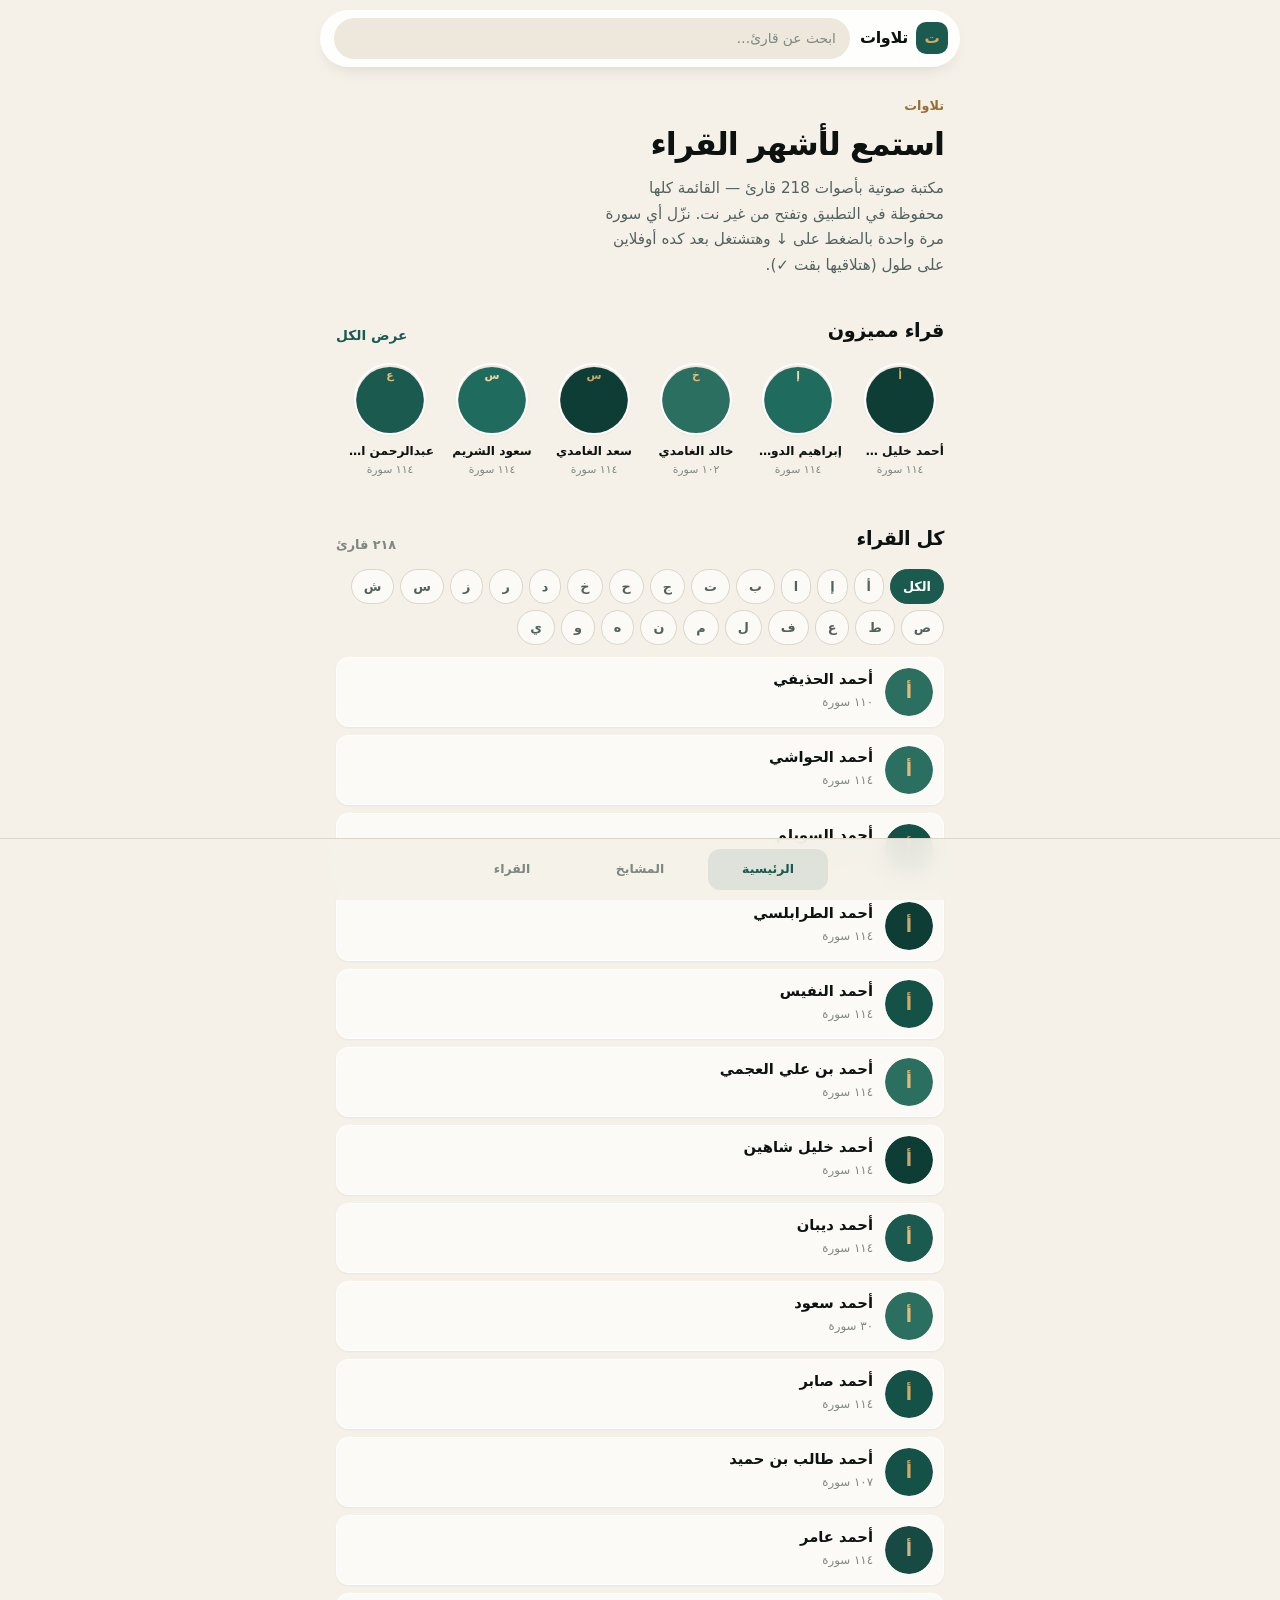
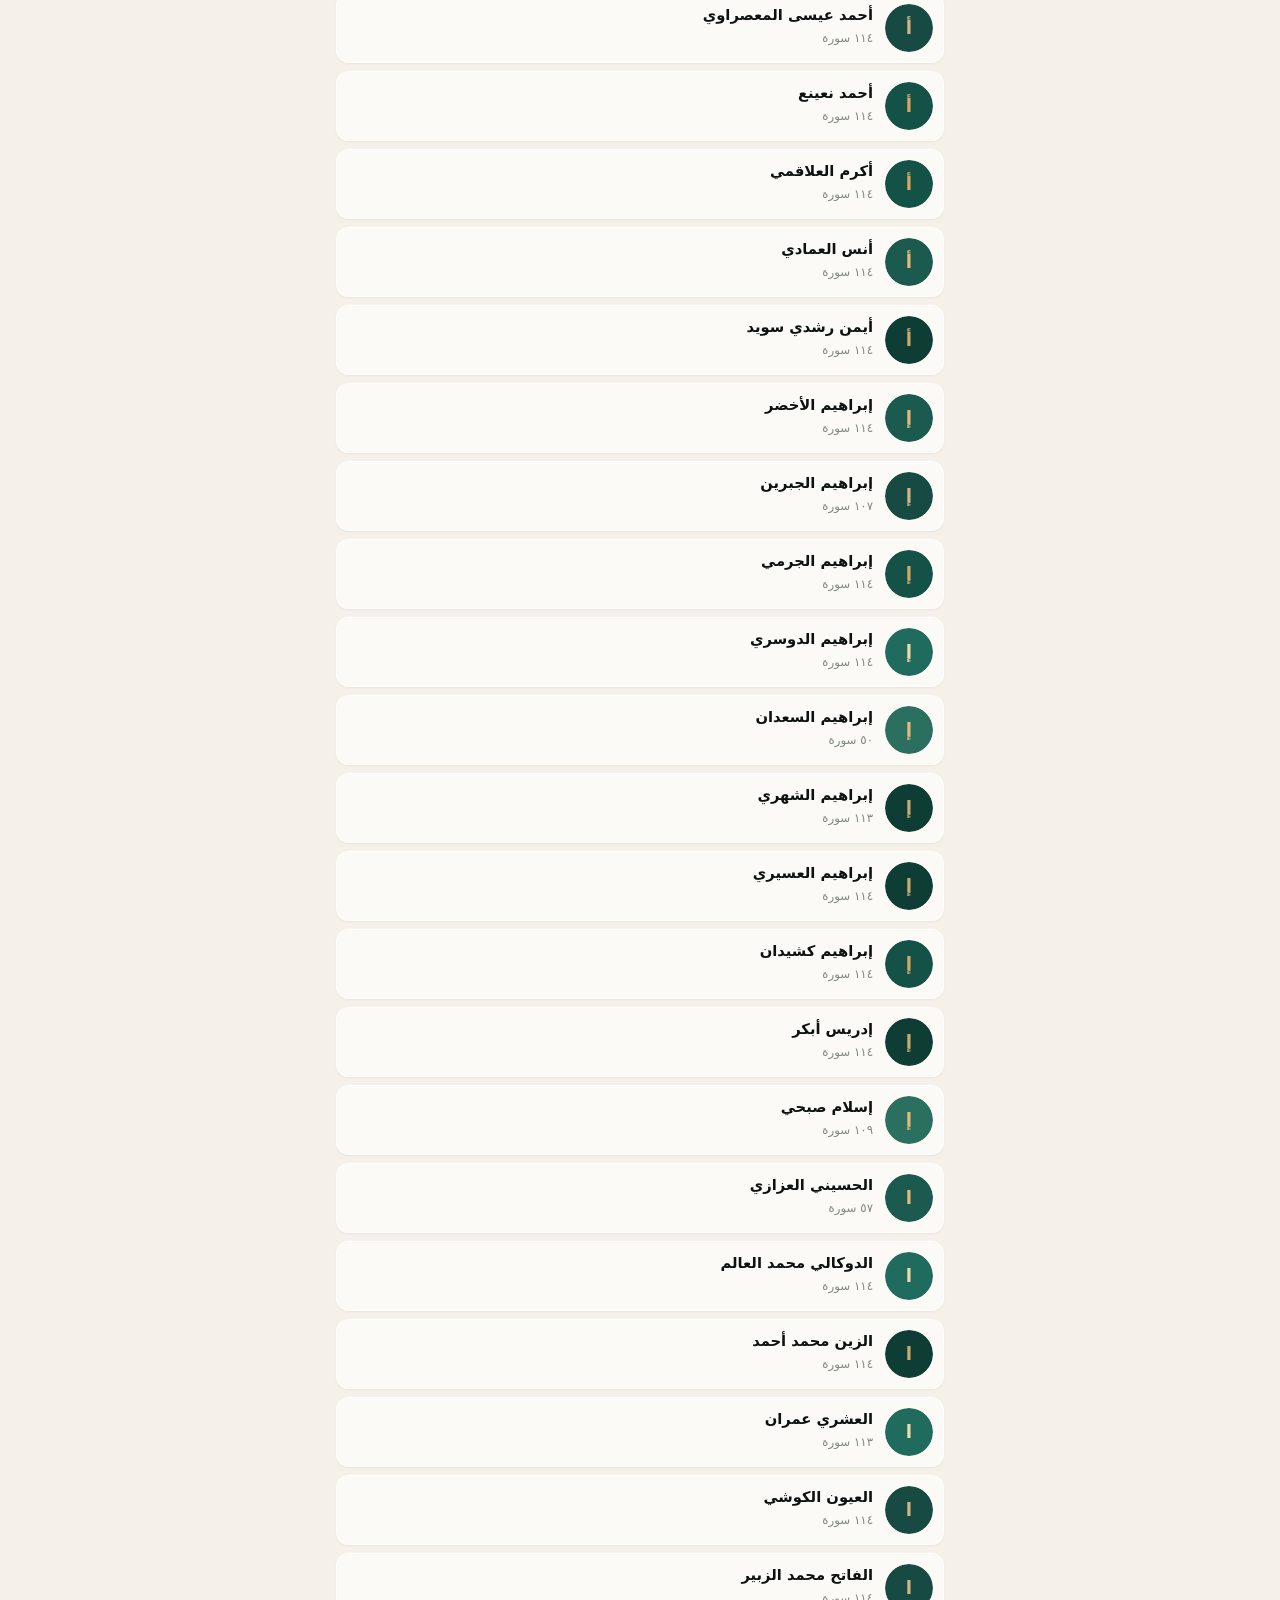
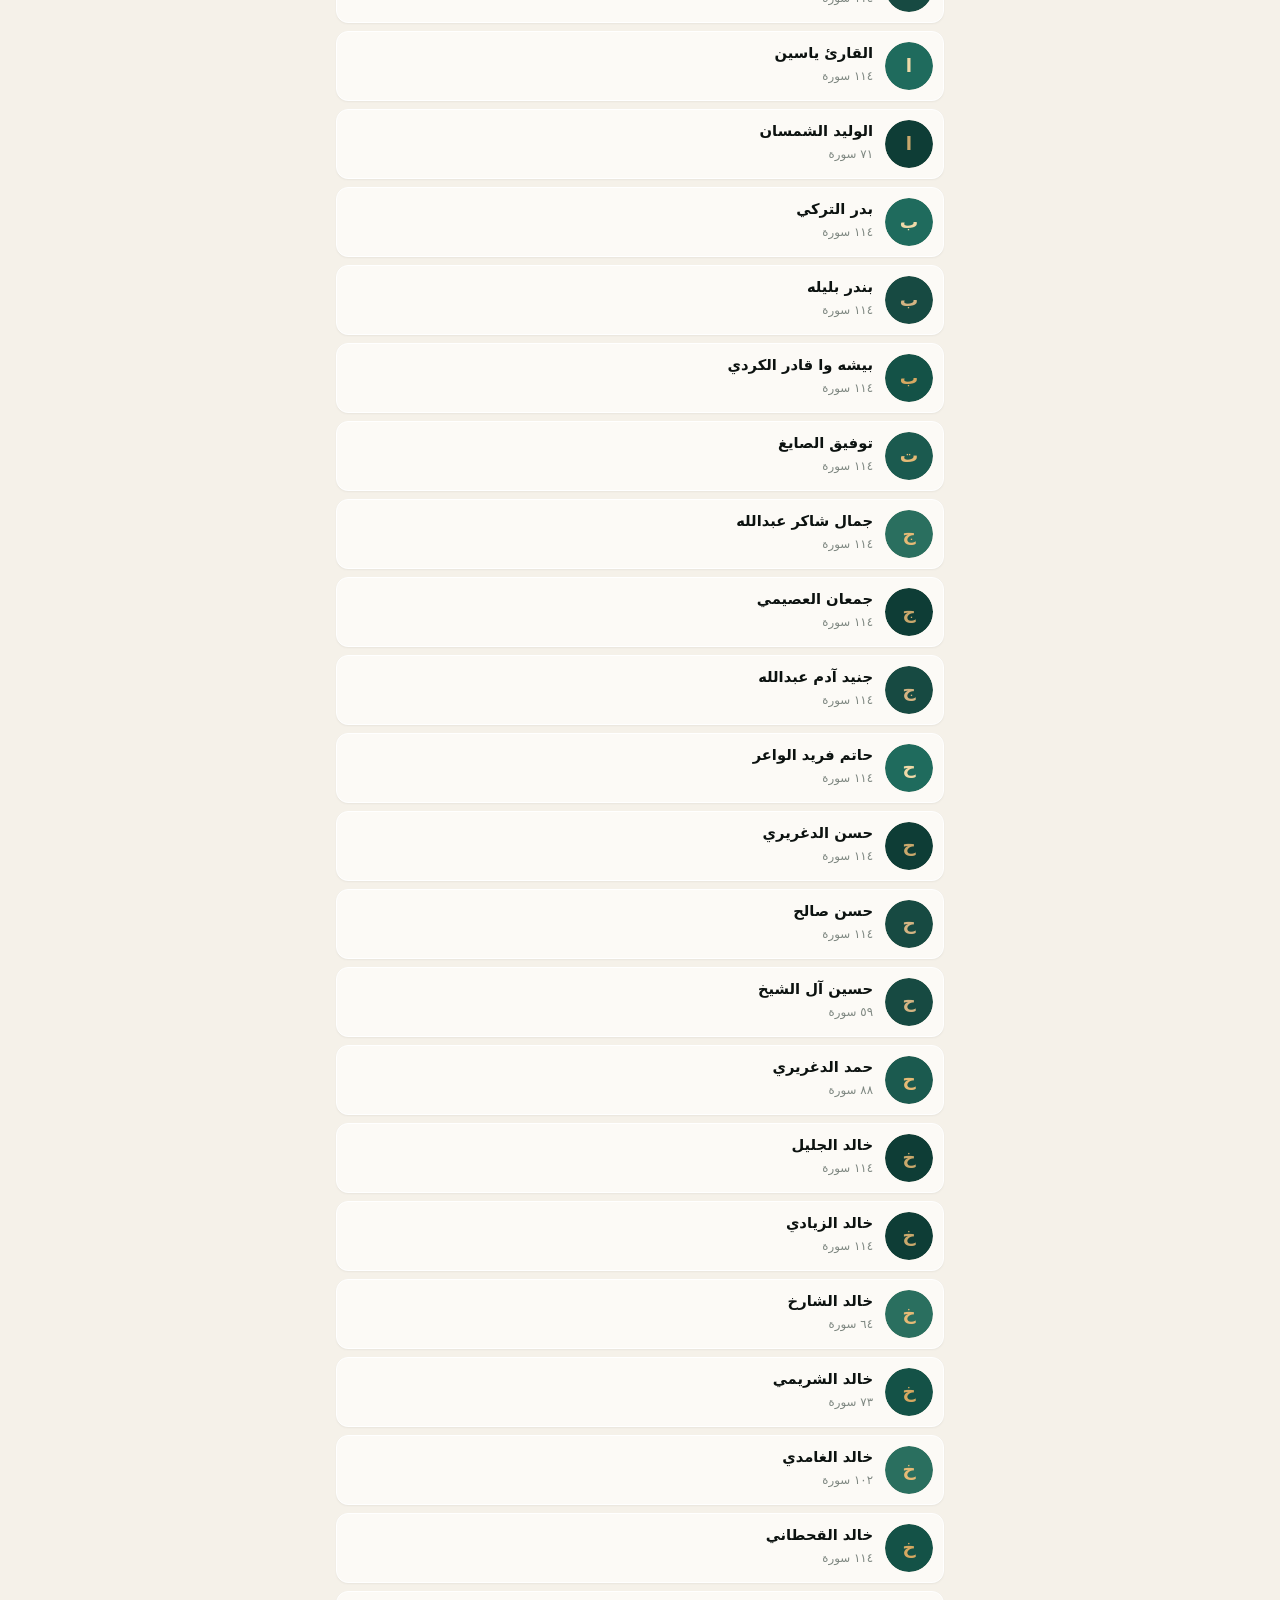
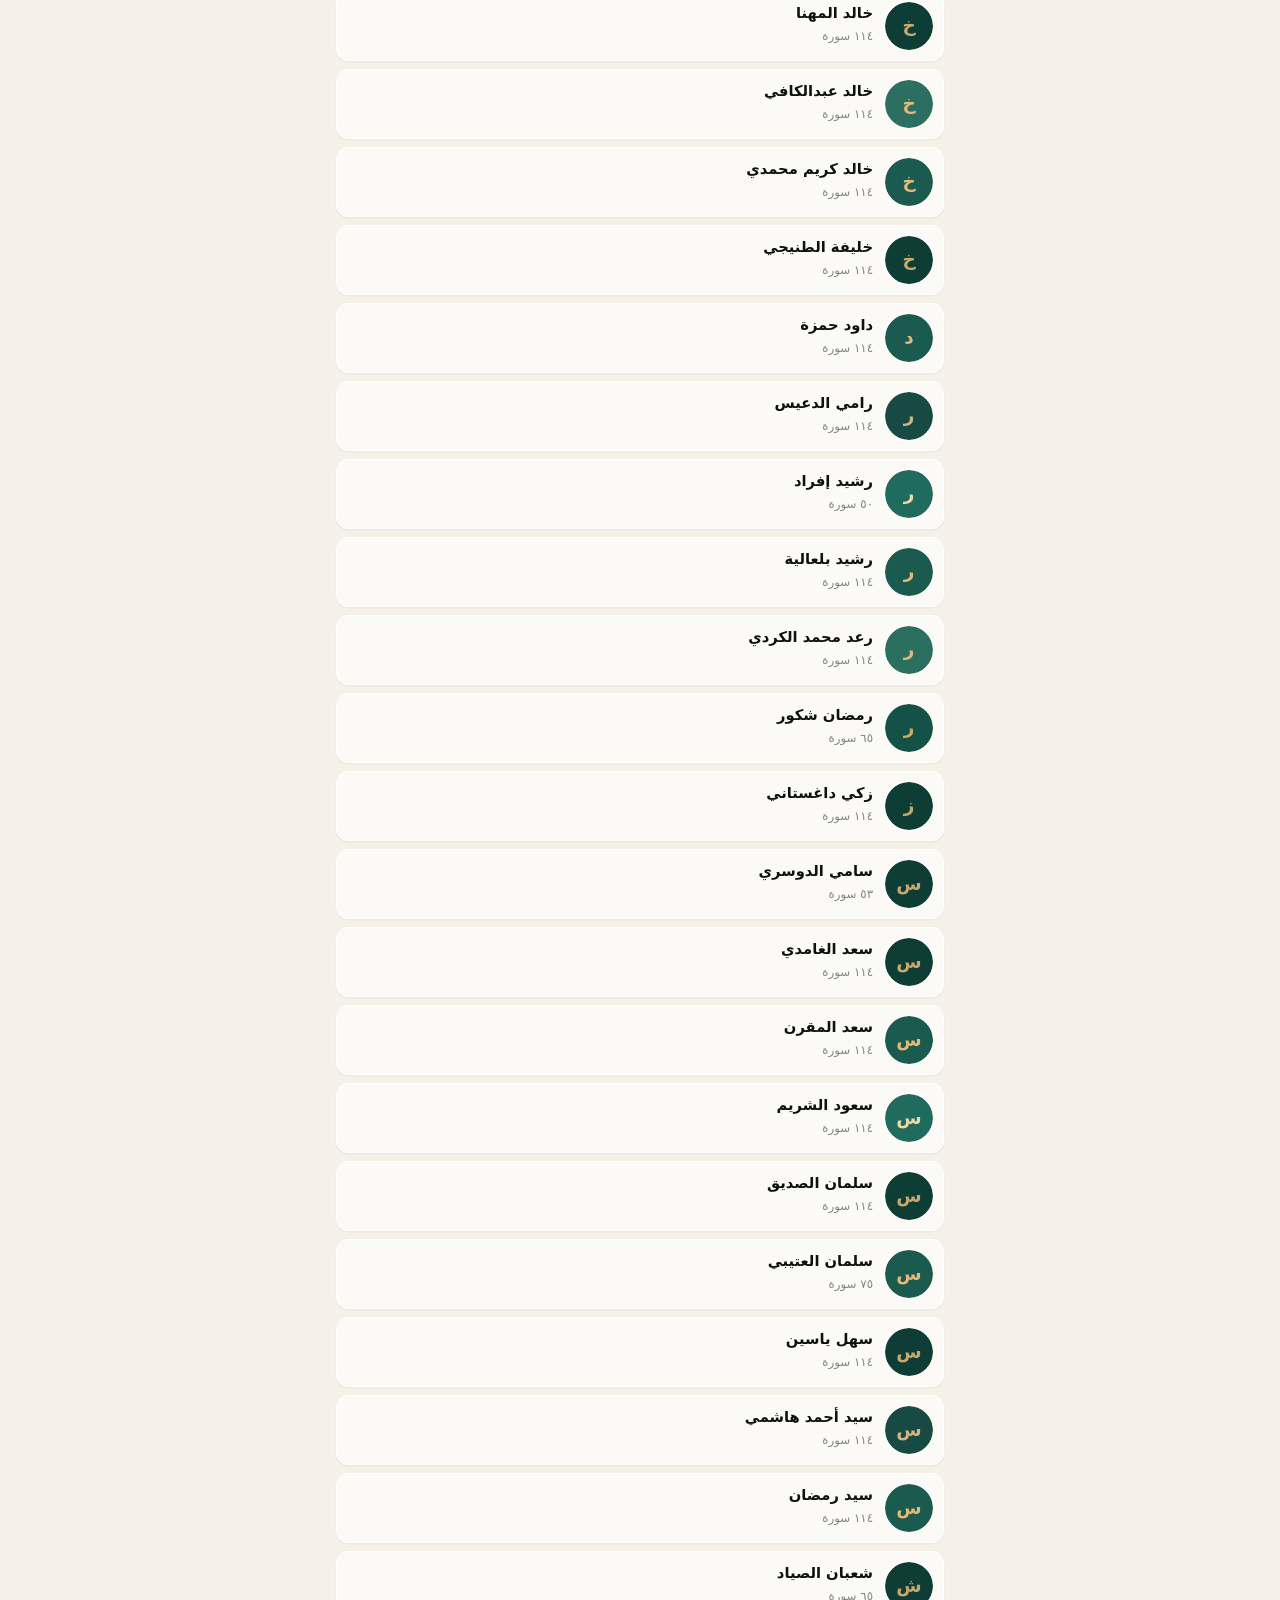
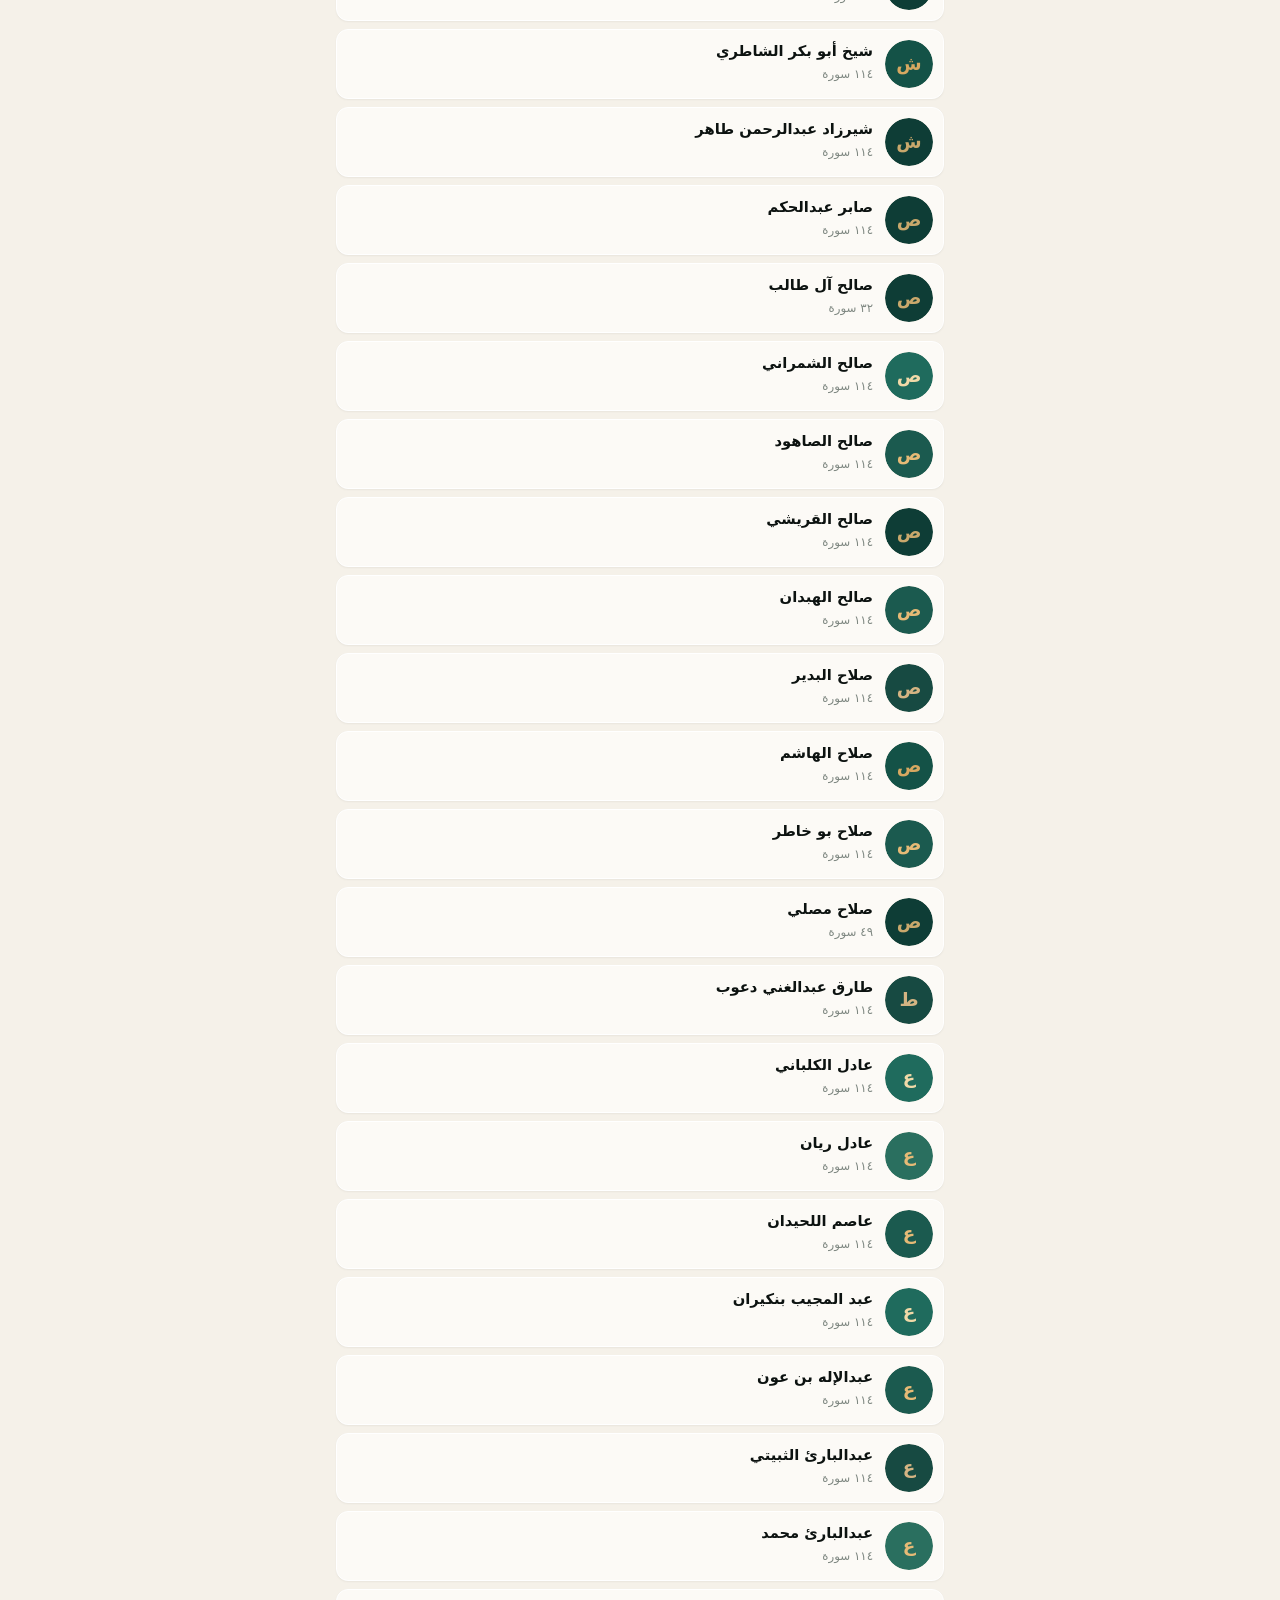
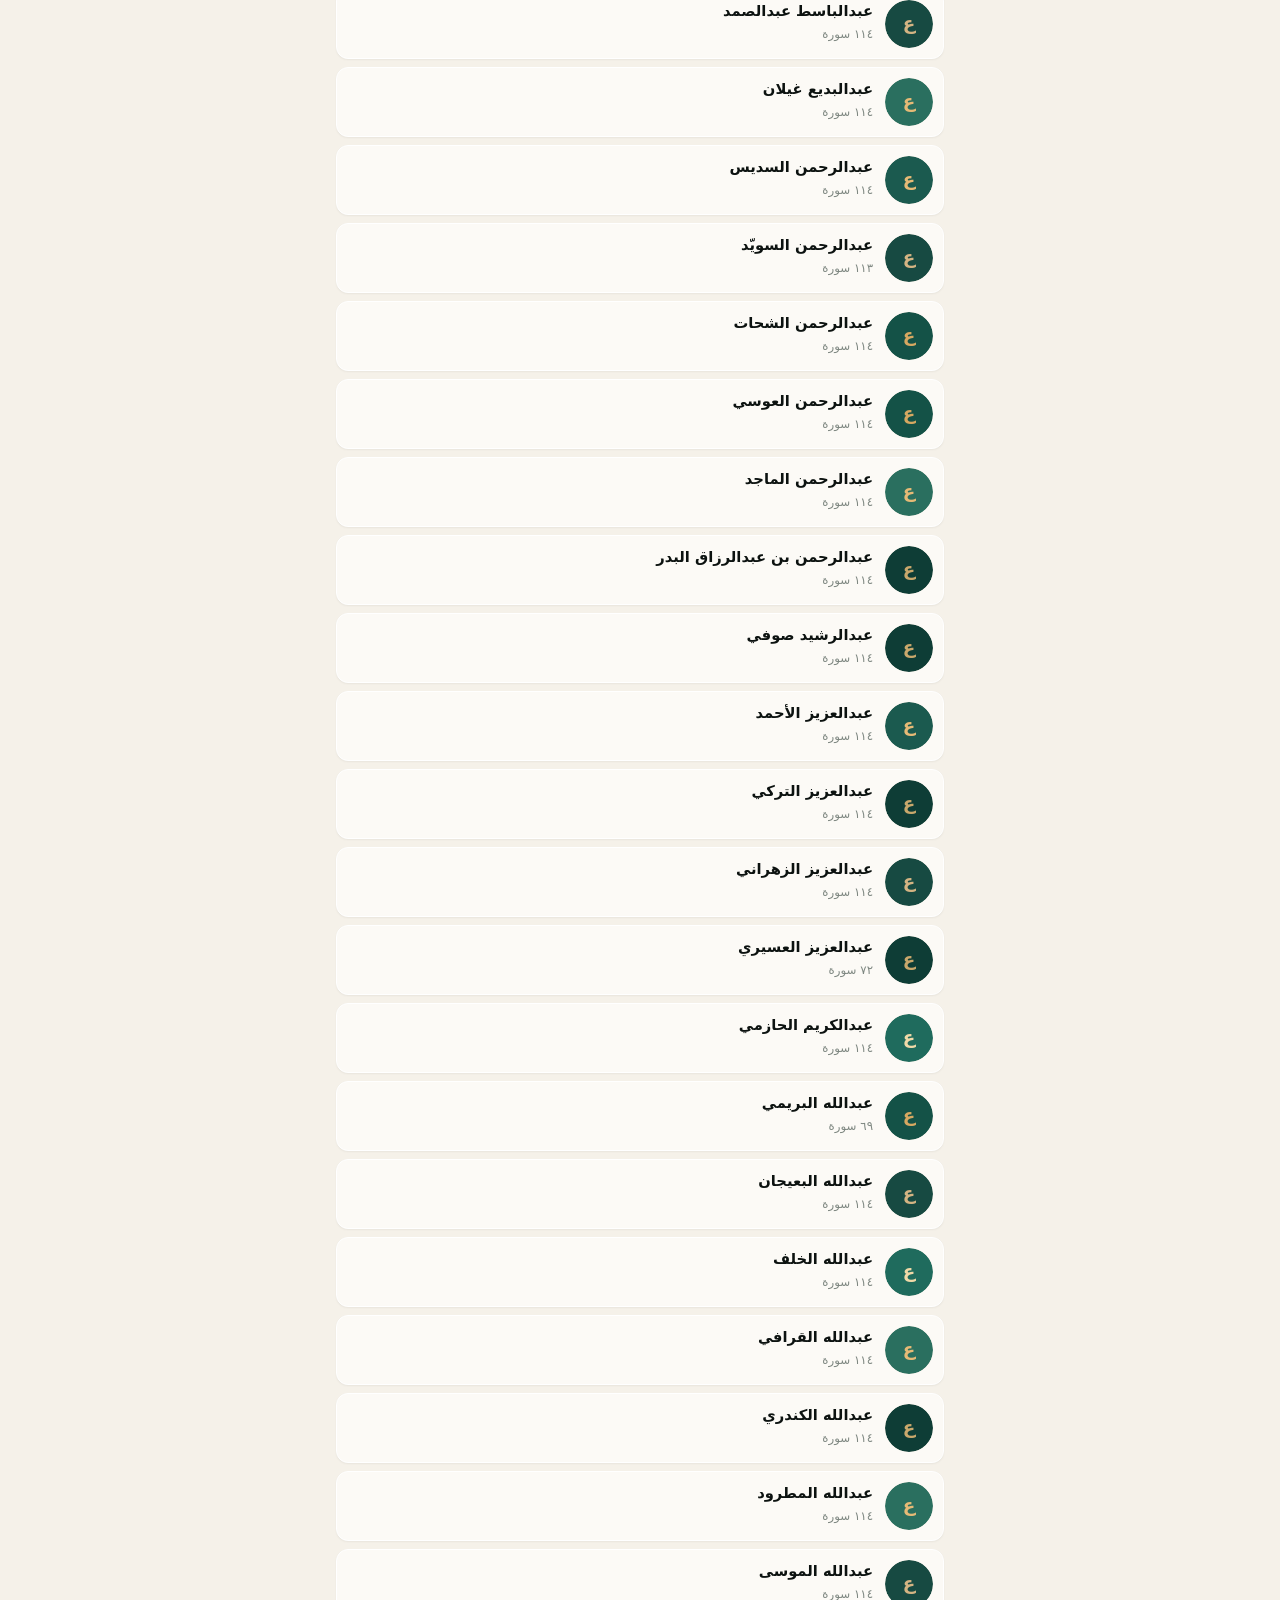
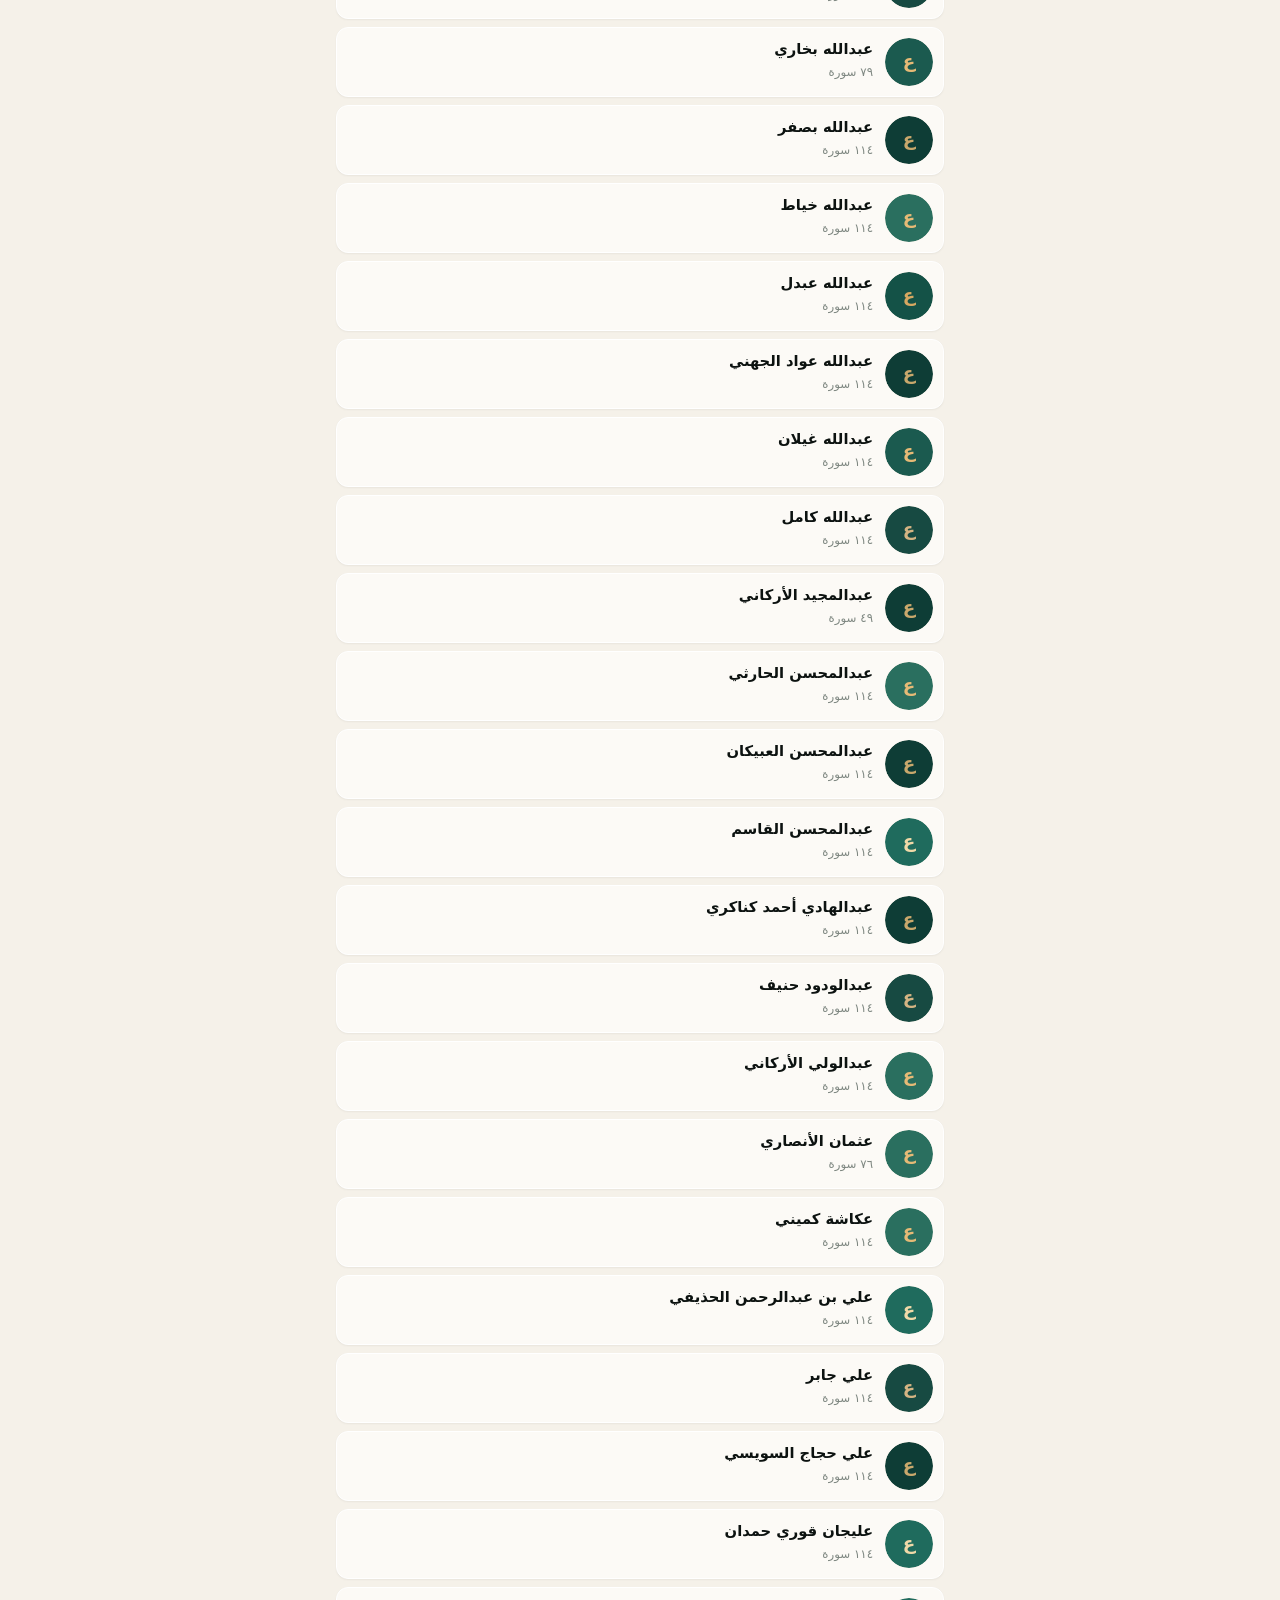
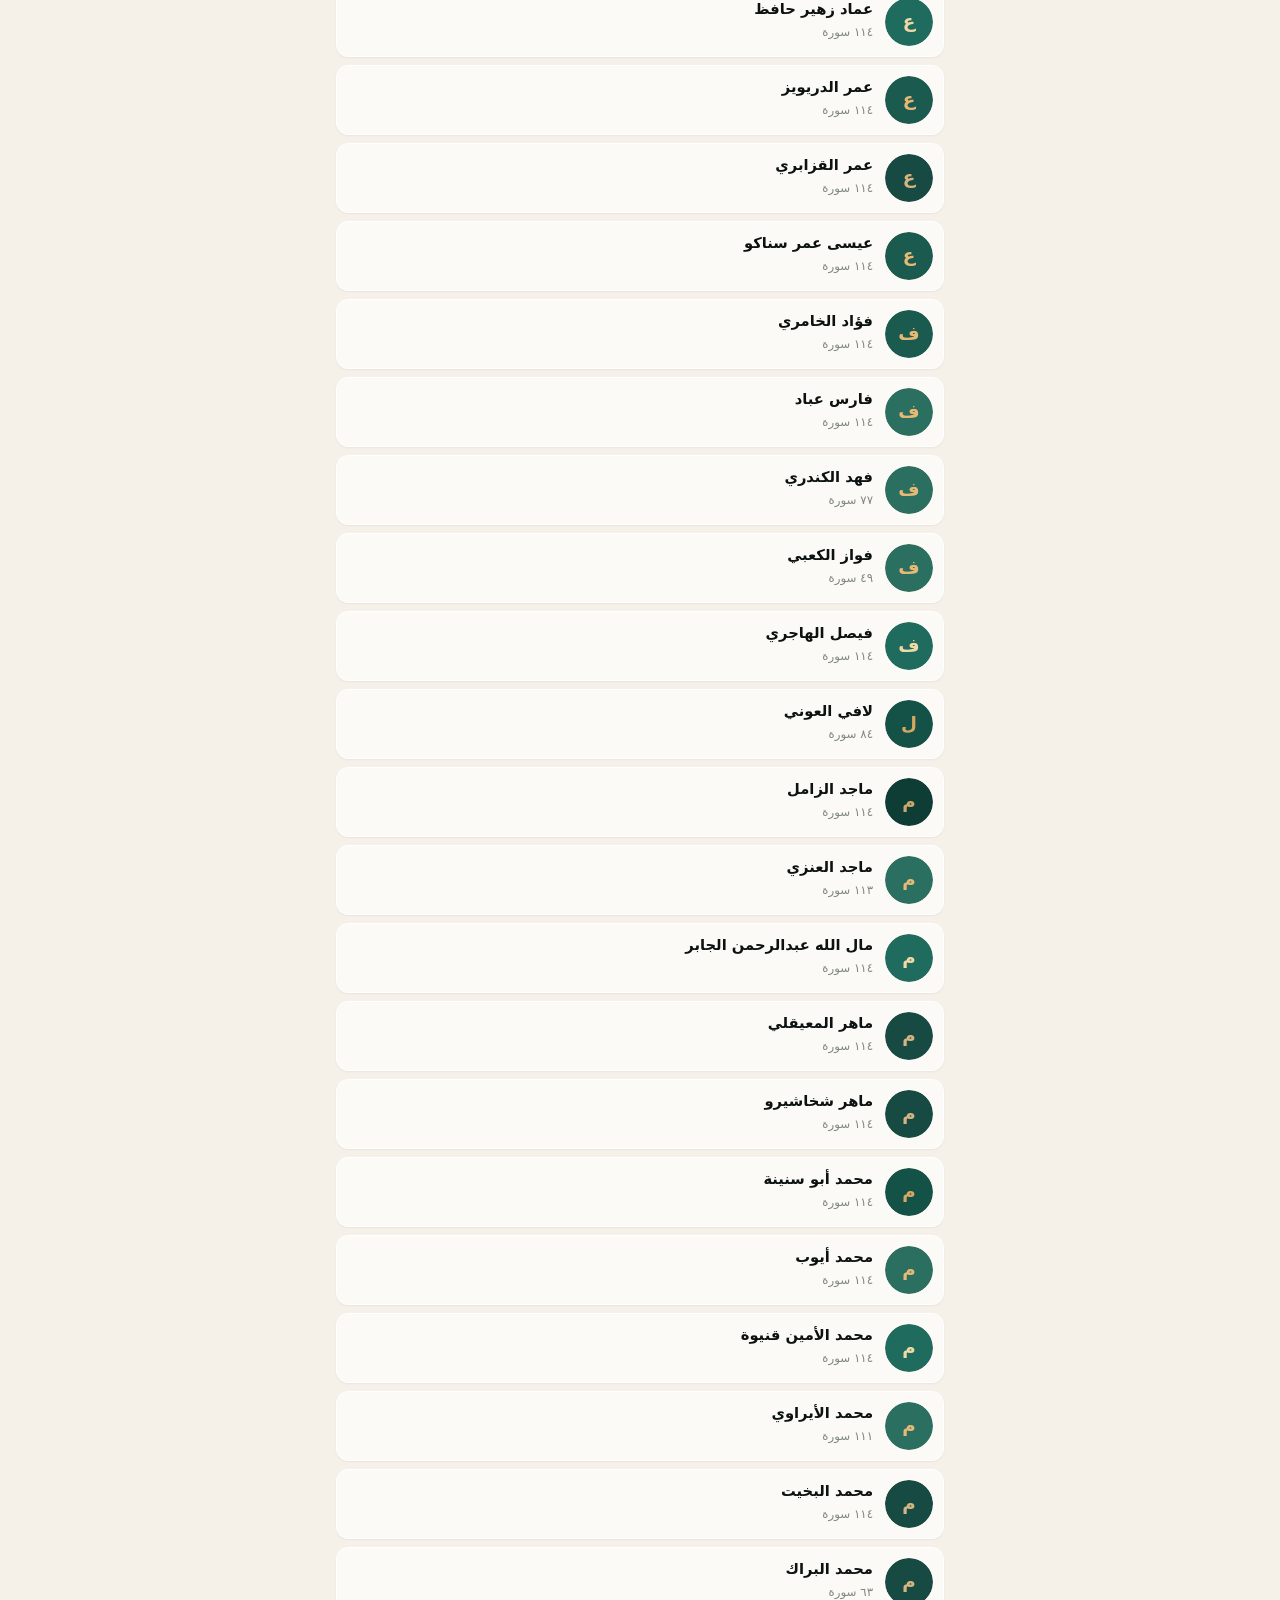
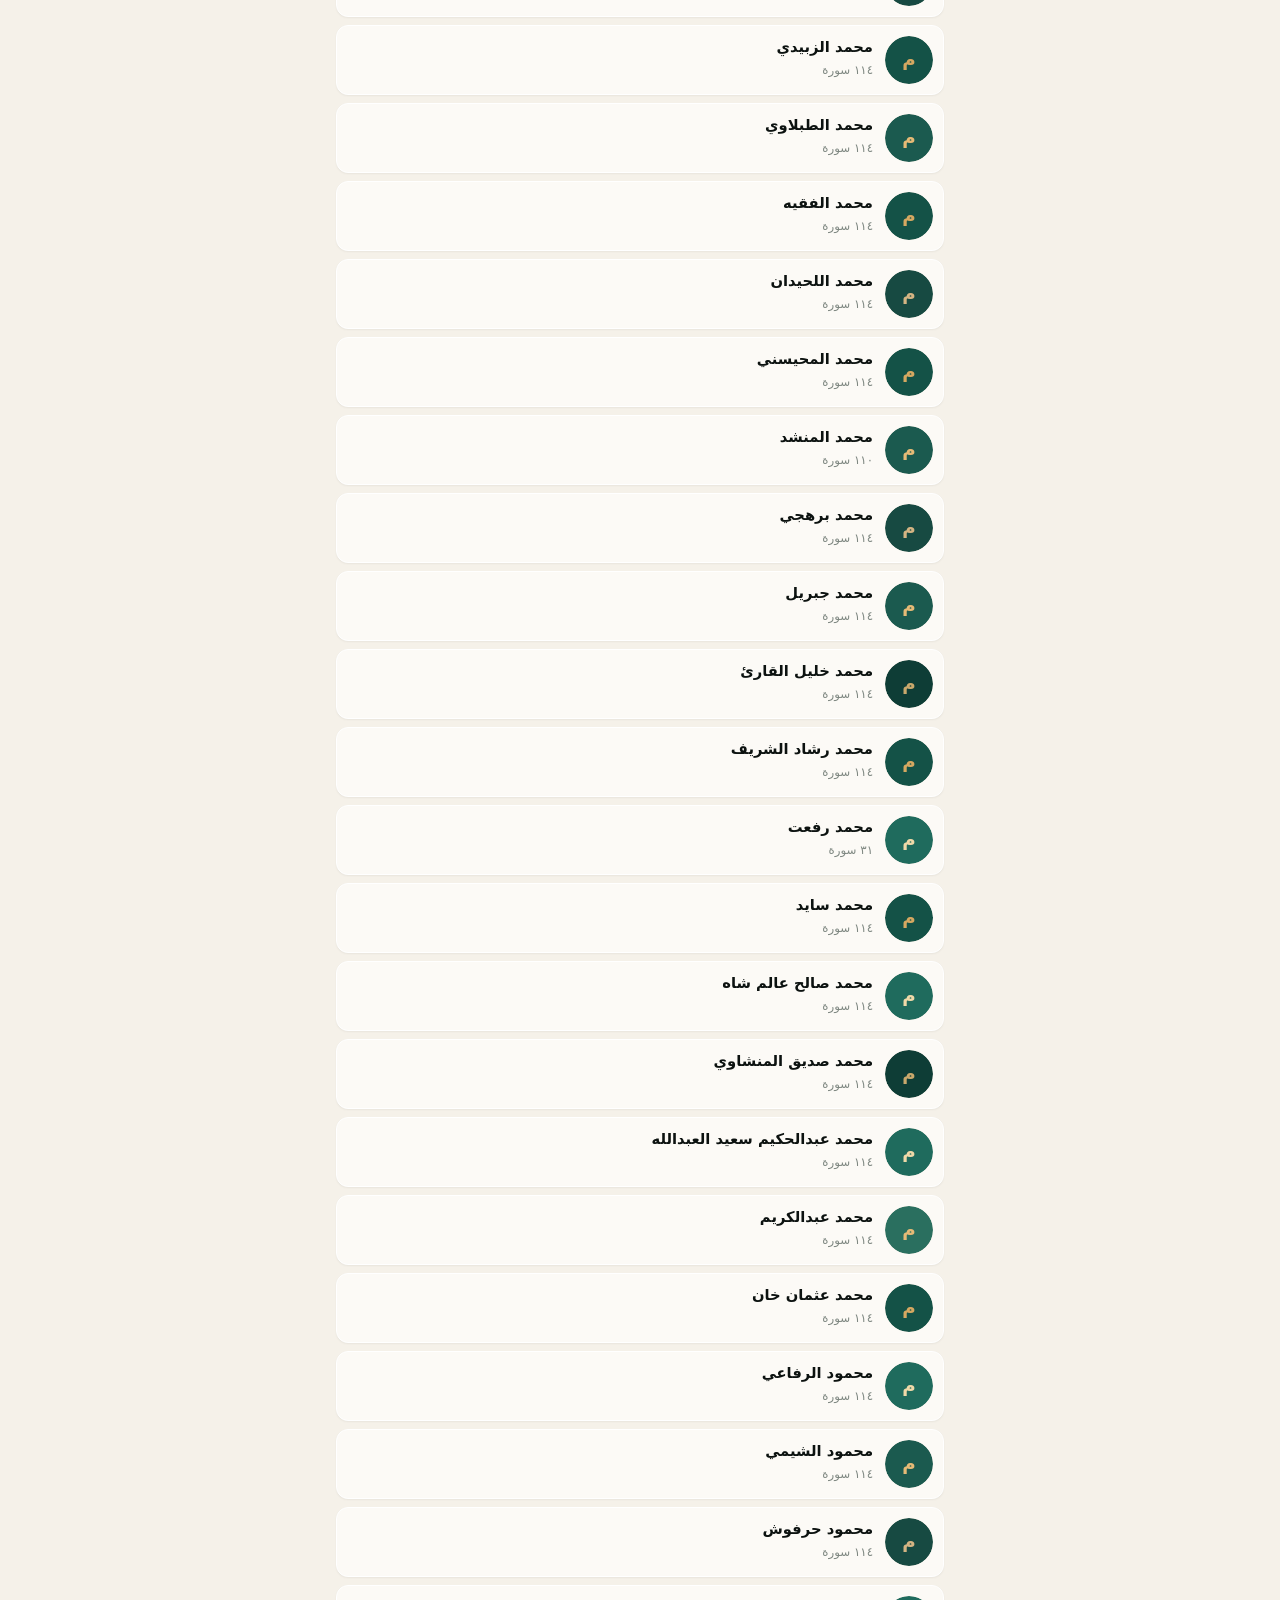
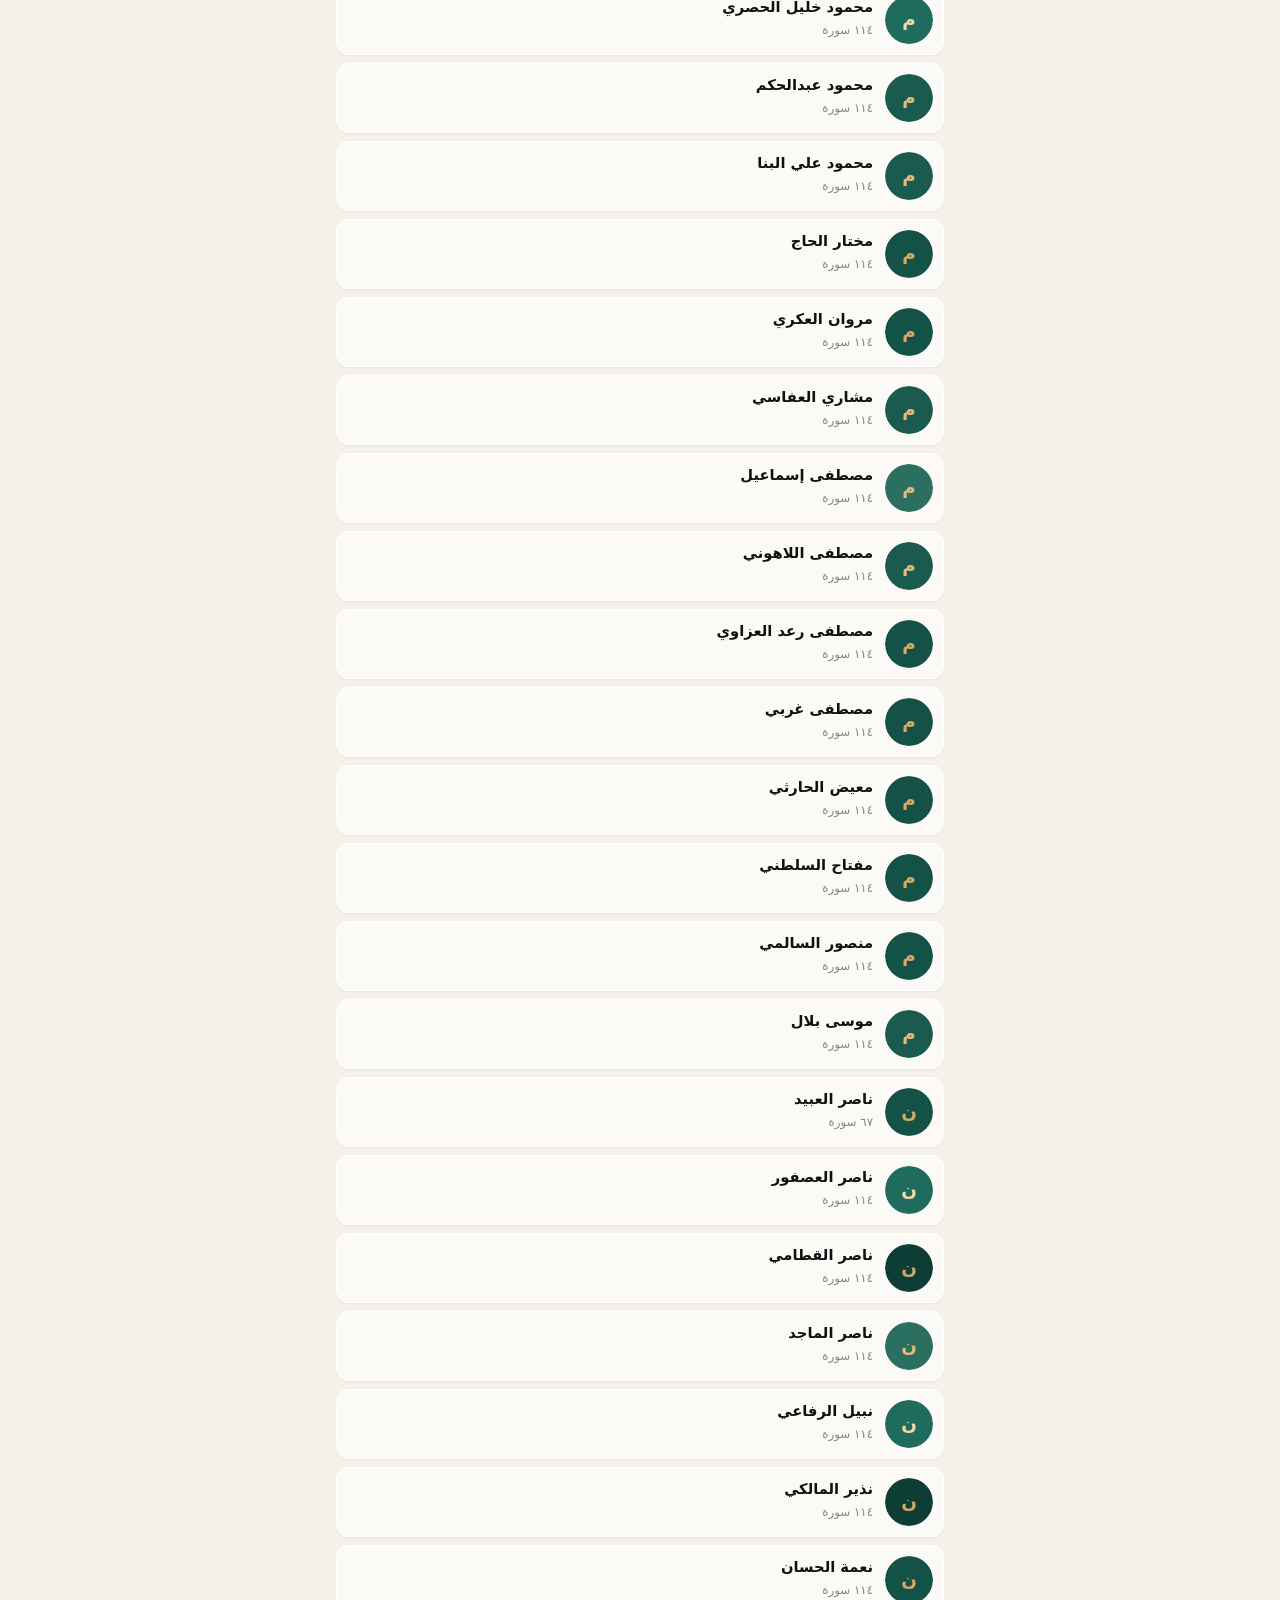
<file: index.html>
<!DOCTYPE html>
<html lang="ar" dir="rtl">
<head>
  <meta charset="UTF-8" />
  <meta name="viewport" content="width=device-width, initial-scale=1, viewport-fit=cover" />
  <title>تلاوات</title>
  <meta name="description" content="تلاوات القرآن الكريم بأصوات القراء" />
  <meta name="theme-color" content="#f5f1e9" />
  <meta name="apple-mobile-web-app-capable" content="yes" />
  <link rel="stylesheet" href="styles.css" />
</head>
<body>
  <div class="pattern" aria-hidden="true"></div>

  <header class="top">
    <div class="top-inner">
      <a class="brand" href="index.html">تلاوات</a>
      <form class="top-search" id="search-form" action="#" onsubmit="return false;">
        <input id="q" type="search" placeholder="ابحث عن قارئ…" autocomplete="off" enterkeyhint="search" />
      </form>
    </div>
  </header>

  <main class="wrap">
    <section class="intro">
      <p class="eyebrow">تلاوات</p>
      <h1>استمع لأشهر القراء</h1>
      <p class="lede">مكتبة صوتية بأصوات 218 قارئ — القائمة كلها محفوظة في التطبيق وتفتح من غير نت. نزّل أي سورة مرة واحدة بالضغط على ↓ وهتشتغل بعد كده أوفلاين على طول (هتلاقيها بقت ✓).</p>
    </section>

    <section class="section" id="favs" hidden>
      <div class="section-head">
        <h2>مفضلون</h2>
      </div>
      <div class="reciters-row" id="fav-row"></div>
    </section>

    <section class="section" id="sheikhs">
      <div class="section-head">
        <h2>قراء مميزون</h2>
        <a class="more" href="#all">عرض الكل</a>
      </div>
      <div class="reciters-row" id="famous-row"></div>
    </section>

    <section class="section section-all" id="all">
      <div class="section-head">
        <h2>كل القراء</h2>
        <span class="count" id="result-count"></span>
      </div>
      <div id="letters" class="letters"></div>
      <div id="grid" class="grid"></div>
      <p id="empty" class="empty" hidden>لا يوجد قارئ بهذا الاسم.</p>
      <p id="loading" class="loading">جارٍ التحميل…</p>
    </section>
  </main>

  <footer class="foot">
    <p>تلاوات · يعمل أوفلاين للسور المحفوظة · الصوت من mp3quran.net</p>
  </footer>

  <nav class="bottom-nav" aria-label="التنقل">
    <a href="index.html" class="on">الرئيسية</a>
    <a href="#sheikhs">المشايخ</a>
    <a href="#all">القراء</a>
  </nav>

  <div class="dock" id="dock" hidden>
    <div class="dock-inner">
      <div class="dock-info">
        <div class="dock-meta">
          <strong id="dock-title">—</strong>
          <span id="dock-sub">—</span>
        </div>
        <button type="button" id="dock-close" class="dock-x" aria-label="إغلاق">×</button>
      </div>
      <input id="dock-seek" type="range" min="0" max="1000" value="0" aria-label="التقدم" />
      <div class="dock-times">
        <span id="dock-cur">٠:٠٠</span>
        <span id="dock-dur">٠:٠٠</span>
      </div>
      <div class="dock-controls">
        <button type="button" id="dock-dl" aria-label="تنزيل" title="تنزيل">↓</button>
        <button type="button" id="dock-prev" aria-label="السابق">‹</button>
        <button type="button" id="dock-play" class="dock-play" aria-label="تشغيل">▶</button>
        <button type="button" id="dock-next" aria-label="التالي">›</button>
      </div>
    </div>
  </div>

  <script src="app.js"></script>
</body>
</html>
</file>
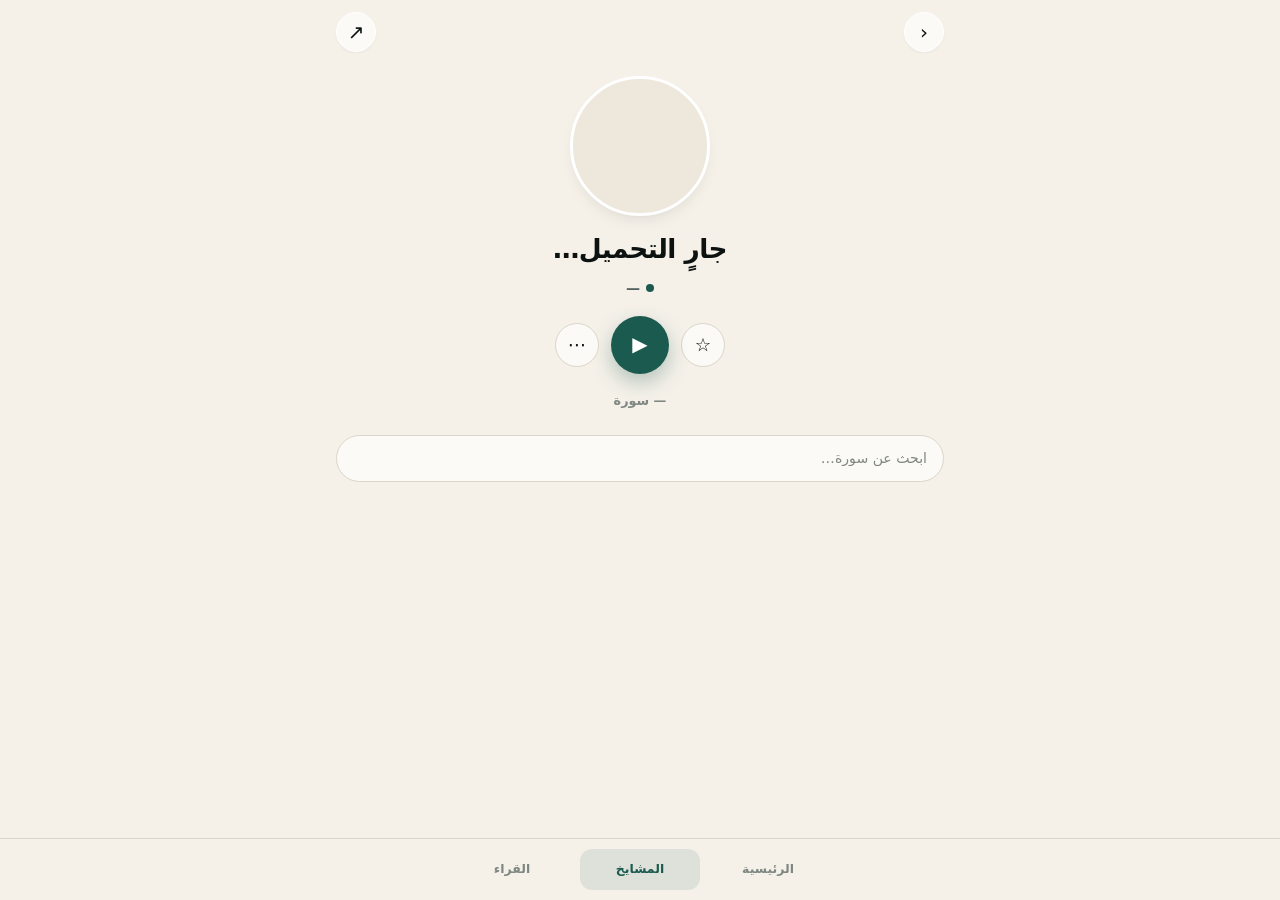
<file: reciter.html>
<!DOCTYPE html>
<html lang="ar" dir="rtl">
<head>
  <meta charset="UTF-8" />
  <meta name="viewport" content="width=device-width, initial-scale=1, viewport-fit=cover" />
  <title>القارئ | تلاوات</title>
  <meta name="theme-color" content="#f5f1e9" />
  <meta name="apple-mobile-web-app-capable" content="yes" />
  <link rel="stylesheet" href="styles.css" />
</head>
<body class="page-reciter">
  <div class="pattern" aria-hidden="true"></div>

  <header class="profile-top">
    <a class="pt-btn" href="index.html" aria-label="رجوع">‹</a>
    <button type="button" class="pt-btn" id="btn-share" aria-label="مشاركة">↗</button>
  </header>

  <section class="profile-hero">
    <div class="profile-photo" id="reciter-photo"></div>
    <h1 id="reciter-name">القارئ</h1>
    <p class="profile-country" id="reciter-country"><span class="dot"></span> —</p>
    <div class="profile-actions">
      <button type="button" class="pa-btn" id="btn-fav" aria-label="مفضلة">☆</button>
      <button type="button" class="pa-play" id="play-all" aria-label="تشغيل الكل">▶</button>
      <button type="button" class="pa-btn" id="btn-bookmark" aria-label="المزيد">⋯</button>
    </div>
    <p class="profile-bio" id="reciter-bio"></p>
    <p class="profile-stats" id="reciter-meta">— سورة</p>
  </section>

  <main class="profile-list">
    <div class="surah-tools">
      <input id="surah-q" type="search" placeholder="ابحث عن سورة…" autocomplete="off" />
    </div>
    <div id="surah-list" class="surah-rows"></div>
  </main>

  <nav class="bottom-nav" aria-label="التنقل">
    <a href="index.html">الرئيسية</a>
    <a href="index.html#sheikhs" class="on">المشايخ</a>
    <a href="index.html#all">القراء</a>
  </nav>

  <div class="dock" id="dock" hidden>
    <div class="dock-inner">
      <div class="dock-info">
        <div class="dock-meta">
          <strong id="dock-title">—</strong>
          <span id="dock-sub">—</span>
        </div>
        <button type="button" id="dock-close" class="dock-x" aria-label="إغلاق">×</button>
      </div>
      <input id="dock-seek" type="range" min="0" max="1000" value="0" aria-label="التقدم" />
      <div class="dock-times">
        <span id="dock-cur">٠:٠٠</span>
        <span id="dock-dur">٠:٠٠</span>
      </div>
      <div class="dock-controls">
        <button type="button" id="dock-dl" aria-label="تنزيل" title="تنزيل">↓</button>
        <button type="button" id="dock-prev" aria-label="السابق">‹</button>
        <button type="button" id="dock-play" class="dock-play" aria-label="تشغيل">▶</button>
        <button type="button" id="dock-next" aria-label="التالي">›</button>
      </div>
    </div>
  </div>

  <script src="app.js"></script>
</body>
</html>
</file>
<file: styles.css>
/* تلاوات — نفس منطق باسل مؤنس: ورق دافئ + أخضر + ذهب ناعم */
:root {
  --canvas: #f5f1e9;
  --paper: #fcfaf6;
  --surface: #ede7dc;
  --ink: #0c1210;
  --ink-soft: #53615e;
  --muted: #7e8781;
  --line: #dcd5c9;
  --brand: #1b5a4f;
  --brand-deep: #123e37;
  --accent: #d6a861;
  --accent-strong: #9a6e32;
  --cinematic: #0c1210;
  --on-brand: #fff;
  --shadow-xs: 0 1px 2px #121a180d;
  --shadow-sm: 0 8px 20px -12px #121a1838;
  --shadow-md: 0 16px 40px -16px #121a1847;
  --radius: 18px;
  --radius-sm: 12px;
  --pill: 999px;
  --tab-h: 64px;
  --font: system-ui, "Segoe UI", Tahoma, Arial, sans-serif;
  --max: 640px;
}

*, *::before, *::after { box-sizing: border-box; margin: 0; padding: 0; }
html { scroll-behavior: smooth; }
body {
  font-family: var(--font);
  background: var(--canvas);
  color: var(--ink);
  line-height: 1.65;
  min-height: 100vh;
  padding-bottom: calc(var(--tab-h) + env(safe-area-inset-bottom) + 12px);
  -webkit-font-smoothing: antialiased;
  -webkit-tap-highlight-color: transparent;
}
body.has-dock { padding-bottom: calc(var(--tab-h) + env(safe-area-inset-bottom) + 100px); }
a { color: inherit; text-decoration: none; }
button, input { font: inherit; color: inherit; border: 0; background: none; }
img { max-width: 100%; display: block; }
button { cursor: pointer; }
.pattern { display: none; }

.top {
  position: sticky; top: 0; z-index: 50;
  padding: 10px 14px 0;
  background: transparent;
}
.top-inner {
  max-width: var(--max); margin: 0 auto;
  display: flex; align-items: center; gap: 10px;
  background: color-mix(in srgb, #fff 90%, transparent);
  backdrop-filter: blur(16px);
  -webkit-backdrop-filter: blur(16px);
  border-radius: var(--pill);
  padding: 8px 12px 8px 14px;
  box-shadow: var(--shadow-sm);
}
.brand {
  font-weight: 800;
  font-size: 1rem;
  letter-spacing: -0.02em;
  color: var(--ink);
  flex-shrink: 0;
  display: inline-flex; align-items: center; gap: 8px;
}
.brand::before {
  content: "ت";
  width: 32px; height: 32px; border-radius: 10px;
  display: grid; place-items: center;
  background: var(--brand); color: var(--accent);
  font-weight: 800; font-size: 0.95rem;
}
.top-search { flex: 1; min-width: 0; }
.top-search input {
  width: 100%;
  background: var(--surface);
  border-radius: var(--pill);
  padding: 9px 14px;
  font-size: 0.86rem;
  outline: none;
}
.top-search input::placeholder { color: var(--muted); }

.wrap {
  max-width: var(--max); margin: 0 auto;
  padding: 0 16px;
}

.intro { padding: 28px 0 8px; }
.eyebrow {
  margin: 0 0 8px;
  color: var(--accent-strong);
  font-size: 0.8rem;
  font-weight: 700;
}
.intro h1 {
  margin: 0;
  font-size: clamp(1.55rem, 5vw, 2rem);
  font-weight: 900;
  letter-spacing: -0.03em;
  line-height: 1.25;
}
.lede {
  margin: 12px 0 0;
  color: var(--ink-soft);
  font-size: 0.95rem;
  max-width: 22rem;
  line-height: 1.7;
}

.section { padding: 28px 0 8px; }
.section-head {
  display: flex; align-items: flex-end;
  justify-content: space-between; gap: 12px;
  margin-bottom: 14px;
}
.section-head h2 {
  margin: 0;
  font-size: 1.2rem;
  font-weight: 900;
  letter-spacing: -0.02em;
}
.section-head .more {
  color: var(--brand);
  font-weight: 700;
  font-size: 0.86rem;
}
.section-head .count {
  color: var(--muted);
  font-size: 0.8rem;
  font-weight: 600;
}

.reciters-row {
  display: flex; gap: 14px;
  overflow-x: auto;
  padding: 2px 0 8px;
  -webkit-overflow-scrolling: touch;
  scrollbar-width: none;
  scroll-snap-type: x proximity;
}
.reciters-row::-webkit-scrollbar { display: none; }
.reciter-card {
  flex: 0 0 auto; width: 88px;
  text-align: center;
  scroll-snap-align: start;
}
.reciter-avatar {
  width: 72px; height: 72px;
  border-radius: 50%;
  margin: 0 auto 8px;
  overflow: hidden;
  background: var(--surface);
  border: 2px solid #fff;
  box-shadow: var(--shadow-xs);
}
.reciter-avatar img { width: 100%; height: 100%; object-fit: cover; }
.reciter-card strong {
  display: block; font-size: 0.76rem; font-weight: 700;
  line-height: 1.35;
  white-space: nowrap; overflow: hidden; text-overflow: ellipsis;
}
.reciter-card span {
  display: block; font-size: 0.68rem; color: var(--muted); margin-top: 2px;
}
.play-mini { display: none; }

.grid { display: flex; flex-direction: column; gap: 8px; }
.card {
  display: flex; align-items: center; gap: 12px;
  padding: 10px;
  background: var(--paper);
  border: 1px solid #fff;
  border-radius: var(--radius-sm);
  box-shadow: var(--shadow-xs);
  transition: box-shadow 0.15s ease;
}
.card:active { box-shadow: var(--shadow-sm); }
.card-avatar {
  width: 48px; height: 48px; border-radius: 50%;
  overflow: hidden; flex-shrink: 0;
  background: var(--surface);
}
.card-avatar img { width: 100%; height: 100%; object-fit: cover; }
.card strong { display: block; font-size: 0.92rem; font-weight: 700; line-height: 1.3; }
.card span { font-size: 0.74rem; color: var(--muted); }

.letters {
  display: flex; flex-wrap: wrap; gap: 6px;
  margin-bottom: 12px;
}
.letters button {
  padding: 6px 12px;
  border-radius: var(--pill);
  background: var(--paper);
  border: 1px solid var(--line);
  color: var(--ink-soft);
  font-size: 0.8rem;
  font-weight: 600;
}
.letters button.on {
  background: var(--brand);
  border-color: var(--brand);
  color: #fff;
}

.loading, .empty {
  text-align: center;
  color: var(--muted);
  padding: 28px 12px;
  font-size: 0.9rem;
}

.foot {
  text-align: center;
  padding: 28px 16px 12px;
  color: var(--muted);
  font-size: 0.75rem;
}

.bottom-nav {
  position: fixed;
  bottom: 0; left: 0; right: 0;
  z-index: 60;
  display: flex;
  justify-content: center;
  gap: 8px;
  padding: 10px 16px calc(10px + env(safe-area-inset-bottom));
  background: color-mix(in srgb, var(--canvas) 92%, transparent);
  backdrop-filter: blur(12px);
  border-top: 1px solid var(--line);
}
.bottom-nav a {
  flex: 1;
  max-width: 120px;
  text-align: center;
  padding: 10px 8px;
  font-size: 0.78rem;
  font-weight: 700;
  color: var(--muted);
  border-radius: 12px;
}
.bottom-nav a.on {
  color: var(--brand);
  background: color-mix(in srgb, var(--brand) 10%, transparent);
}

.dock {
  position: fixed;
  left: 12px; right: 12px;
  bottom: calc(var(--tab-h) + env(safe-area-inset-bottom));
  z-index: 70;
  max-width: var(--max);
  margin: 0 auto;
}
.dock-inner {
  background: var(--paper);
  border-radius: 20px;
  padding: 12px 14px 14px;
  box-shadow: var(--shadow-md);
  border: 1px solid #fff;
}
.dock-info {
  display: flex; align-items: center; gap: 10px;
  margin-bottom: 8px;
}
.dock-meta { flex: 1; min-width: 0; }
.dock-meta strong {
  display: block;
  font-size: 0.9rem;
  font-weight: 800;
  white-space: nowrap; overflow: hidden; text-overflow: ellipsis;
}
.dock-meta span {
  display: block;
  font-size: 0.74rem;
  color: var(--muted);
  white-space: nowrap; overflow: hidden; text-overflow: ellipsis;
}
.dock-x {
  width: 28px; height: 28px;
  border-radius: 50%;
  background: var(--surface);
  color: var(--ink-soft);
  font-size: 1rem;
}
#dock-seek {
  width: 100%;
  height: 5px;
  appearance: none;
  background: var(--surface);
  border-radius: 3px;
  outline: none;
  margin: 4px 0;
}
#dock-seek::-webkit-slider-thumb {
  appearance: none;
  width: 14px; height: 14px;
  border-radius: 50%;
  background: var(--brand);
}
.dock-times {
  display: flex; justify-content: space-between;
  font-size: 0.7rem;
  color: var(--muted);
  margin-bottom: 6px;
}
.dock-controls {
  display: flex; align-items: center; justify-content: center;
  gap: 16px;
}
.dock-controls button {
  width: 36px; height: 36px;
  border-radius: 50%;
  color: var(--ink);
  font-size: 1.1rem;
  display: grid; place-items: center;
}
.dock-play {
  width: 48px !important; height: 48px !important;
  background: var(--brand) !important;
  color: #fff !important;
  font-size: 1.05rem !important;
  font-weight: 700;
  box-shadow: 0 6px 16px color-mix(in srgb, var(--brand) 35%, transparent);
}

.page-reciter { background: var(--canvas); }
.profile-top {
  position: sticky;
  top: 0; z-index: 40;
  display: flex;
  justify-content: space-between;
  padding: 12px 16px;
  max-width: var(--max);
  margin: 0 auto;
  background: color-mix(in srgb, var(--canvas) 90%, transparent);
  backdrop-filter: blur(10px);
}
.pt-btn {
  width: 40px; height: 40px;
  border-radius: 50%;
  background: var(--paper);
  color: var(--ink);
  font-size: 1.25rem;
  display: grid; place-items: center;
  box-shadow: var(--shadow-xs);
  border: 1px solid #fff;
}

.profile-hero {
  text-align: center;
  padding: 12px 20px 8px;
  max-width: var(--max);
  margin: 0 auto;
}
.profile-photo {
  width: 140px; height: 140px;
  border-radius: 50%;
  margin: 0 auto 16px;
  overflow: hidden;
  background: var(--surface);
  border: 3px solid #fff;
  box-shadow: var(--shadow-sm);
}
.profile-photo img {
  width: 100%; height: 100%;
  object-fit: cover;
}
.profile-hero h1 {
  font-size: clamp(1.3rem, 4.5vw, 1.65rem);
  font-weight: 900;
  letter-spacing: -0.02em;
  line-height: 1.3;
  margin: 0 0 8px;
}
.profile-country {
  display: inline-flex;
  align-items: center;
  gap: 6px;
  color: var(--ink-soft);
  font-size: 0.88rem;
  font-weight: 600;
  margin-bottom: 16px;
}
.profile-country .dot {
  width: 8px; height: 8px;
  border-radius: 50%;
  background: var(--brand);
}

.profile-actions {
  display: flex;
  align-items: center;
  justify-content: center;
  gap: 12px;
  margin-bottom: 16px;
}
.pa-btn {
  width: 44px; height: 44px;
  border-radius: 50%;
  background: var(--paper);
  color: var(--ink);
  font-size: 1.15rem;
  display: grid; place-items: center;
  border: 1px solid var(--line);
}
.pa-btn.on { color: var(--accent-strong); border-color: var(--accent); }
.pa-play {
  width: 58px; height: 58px;
  border-radius: 50%;
  background: var(--brand);
  color: #fff;
  font-size: 1.25rem;
  font-weight: 700;
  display: grid; place-items: center;
  box-shadow: 0 8px 20px color-mix(in srgb, var(--brand) 30%, transparent);
}
.pa-play.playing { background: var(--accent-strong); }

.profile-bio {
  max-width: 22rem;
  margin: 0 auto 8px;
  color: var(--ink-soft);
  font-size: 0.88rem;
  line-height: 1.7;
  text-align: center;
}
.profile-stats {
  color: var(--muted);
  font-size: 0.8rem;
  font-weight: 600;
  margin-bottom: 8px;
}

.profile-list {
  max-width: var(--max);
  margin: 0 auto;
  padding: 8px 16px 24px;
}
.surah-tools { margin-bottom: 12px; }
.surah-tools input {
  width: 100%;
  background: var(--paper);
  border-radius: var(--pill);
  padding: 11px 16px;
  font-size: 0.88rem;
  outline: none;
  border: 1px solid var(--line);
}
.surah-tools input::placeholder { color: var(--muted); }

.surah-rows { display: flex; flex-direction: column; gap: 6px; }
.surah-row {
  display: flex;
  align-items: center;
  gap: 12px;
  padding: 12px;
  background: var(--paper);
  border-radius: var(--radius-sm);
  border: 1px solid #fff;
  box-shadow: var(--shadow-xs);
  cursor: pointer;
}
.surah-row.on {
  border-color: color-mix(in srgb, var(--brand) 35%, #fff);
  box-shadow: 0 0 0 2px color-mix(in srgb, var(--brand) 15%, transparent);
}
.sr-num {
  width: 36px; height: 36px;
  border-radius: 10px;
  background: var(--surface);
  display: grid; place-items: center;
  font-weight: 800;
  font-size: 0.82rem;
  color: var(--brand);
  flex-shrink: 0;
}
.surah-row.on .sr-num {
  background: var(--brand);
  color: #fff;
}
.sr-body { flex: 1; min-width: 0; }
.sr-body strong {
  display: block;
  font-size: 0.92rem;
  font-weight: 800;
  line-height: 1.35;
}
.sr-body em {
  display: block;
  font-style: normal;
  font-size: 0.74rem;
  color: var(--muted);
  margin-top: 2px;
}
.sr-actions {
  display: flex;
  align-items: center;
  gap: 4px;
}
.sr-dl {
  width: 34px; height: 34px;
  border-radius: 50%;
  display: grid; place-items: center;
  color: var(--brand);
  font-size: 1rem;
  background: color-mix(in srgb, var(--brand) 8%, transparent);
}

.avatar-letter{width:100%;height:100%;display:grid;place-items:center;font-weight:800;font-size:1.6rem;border-radius:50%;}
.card-avatar .avatar-letter{font-size:1.15rem;}
.profile-photo .avatar-letter{font-size:3.2rem;}
.sr-dl.downloaded{background:var(--brand);color:#fff;}
button.sr-dl{border:0;cursor:pointer;font-family:inherit;}
</file>
